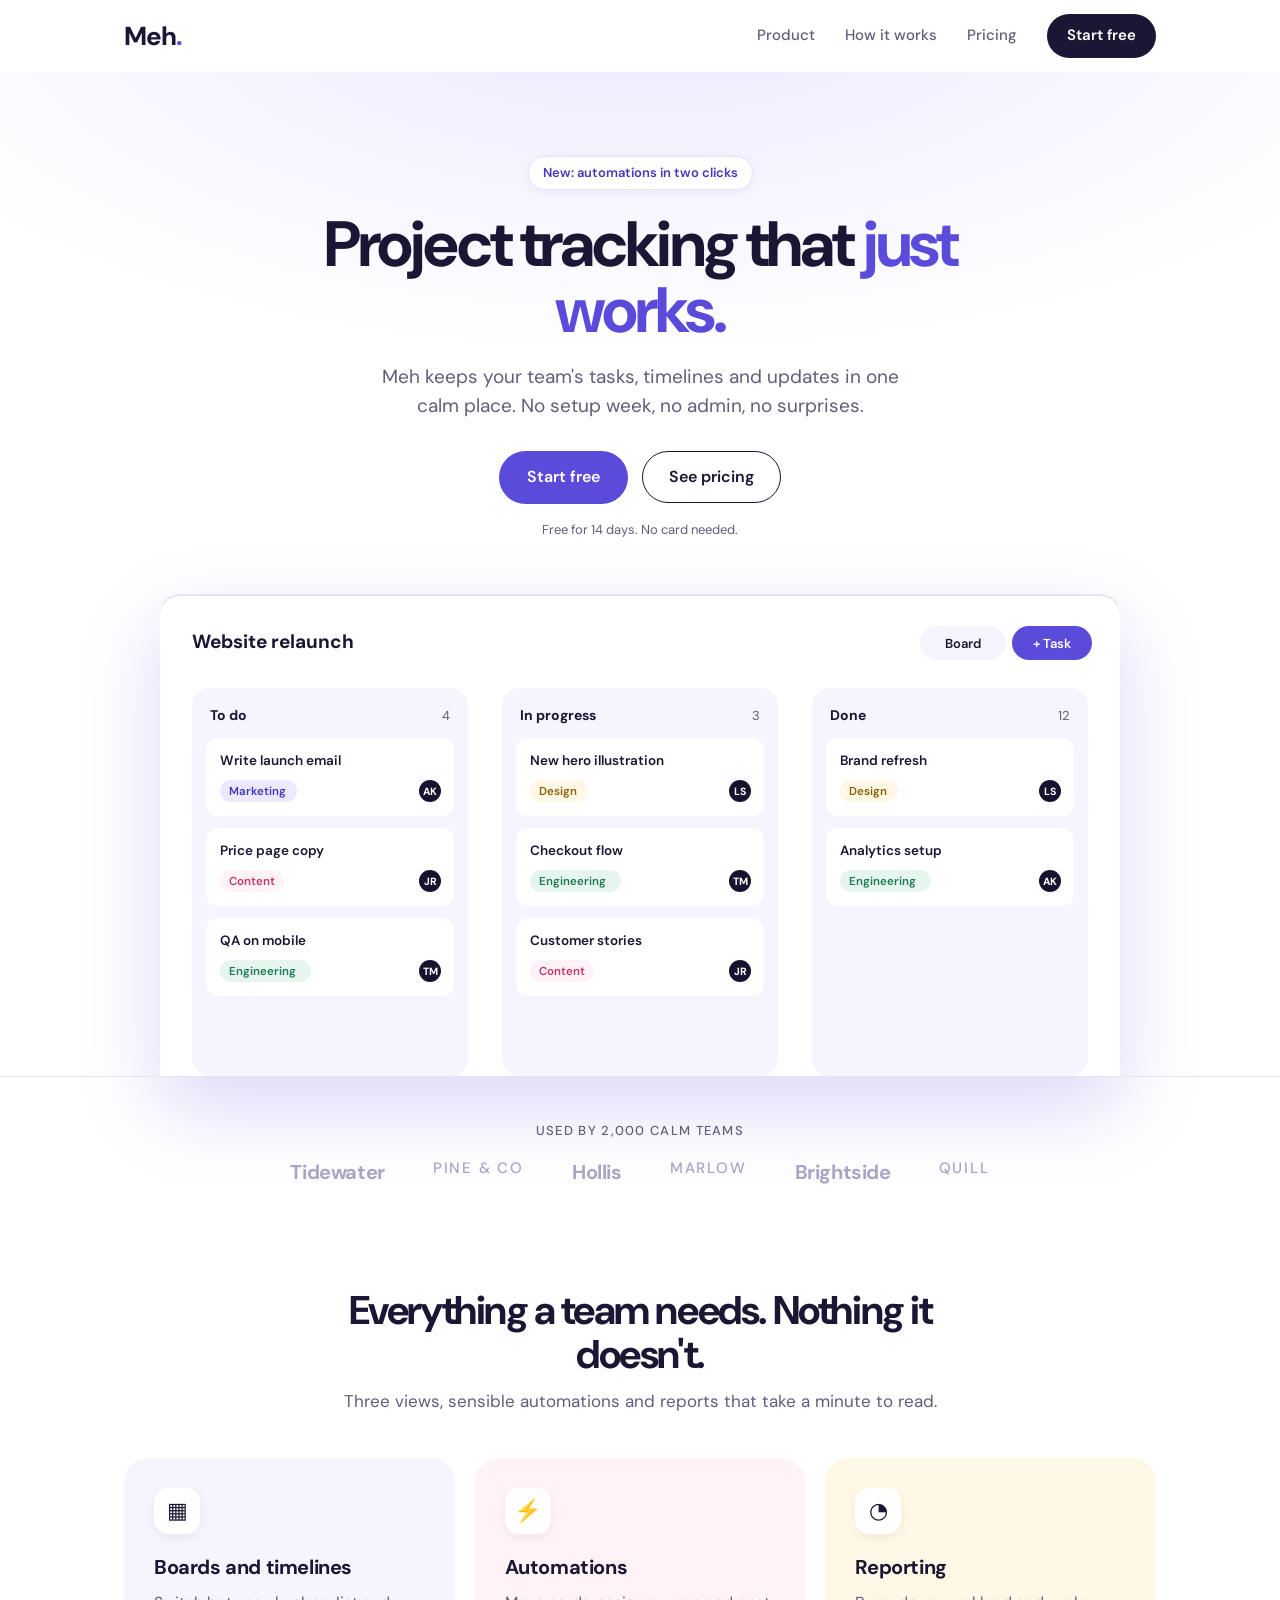
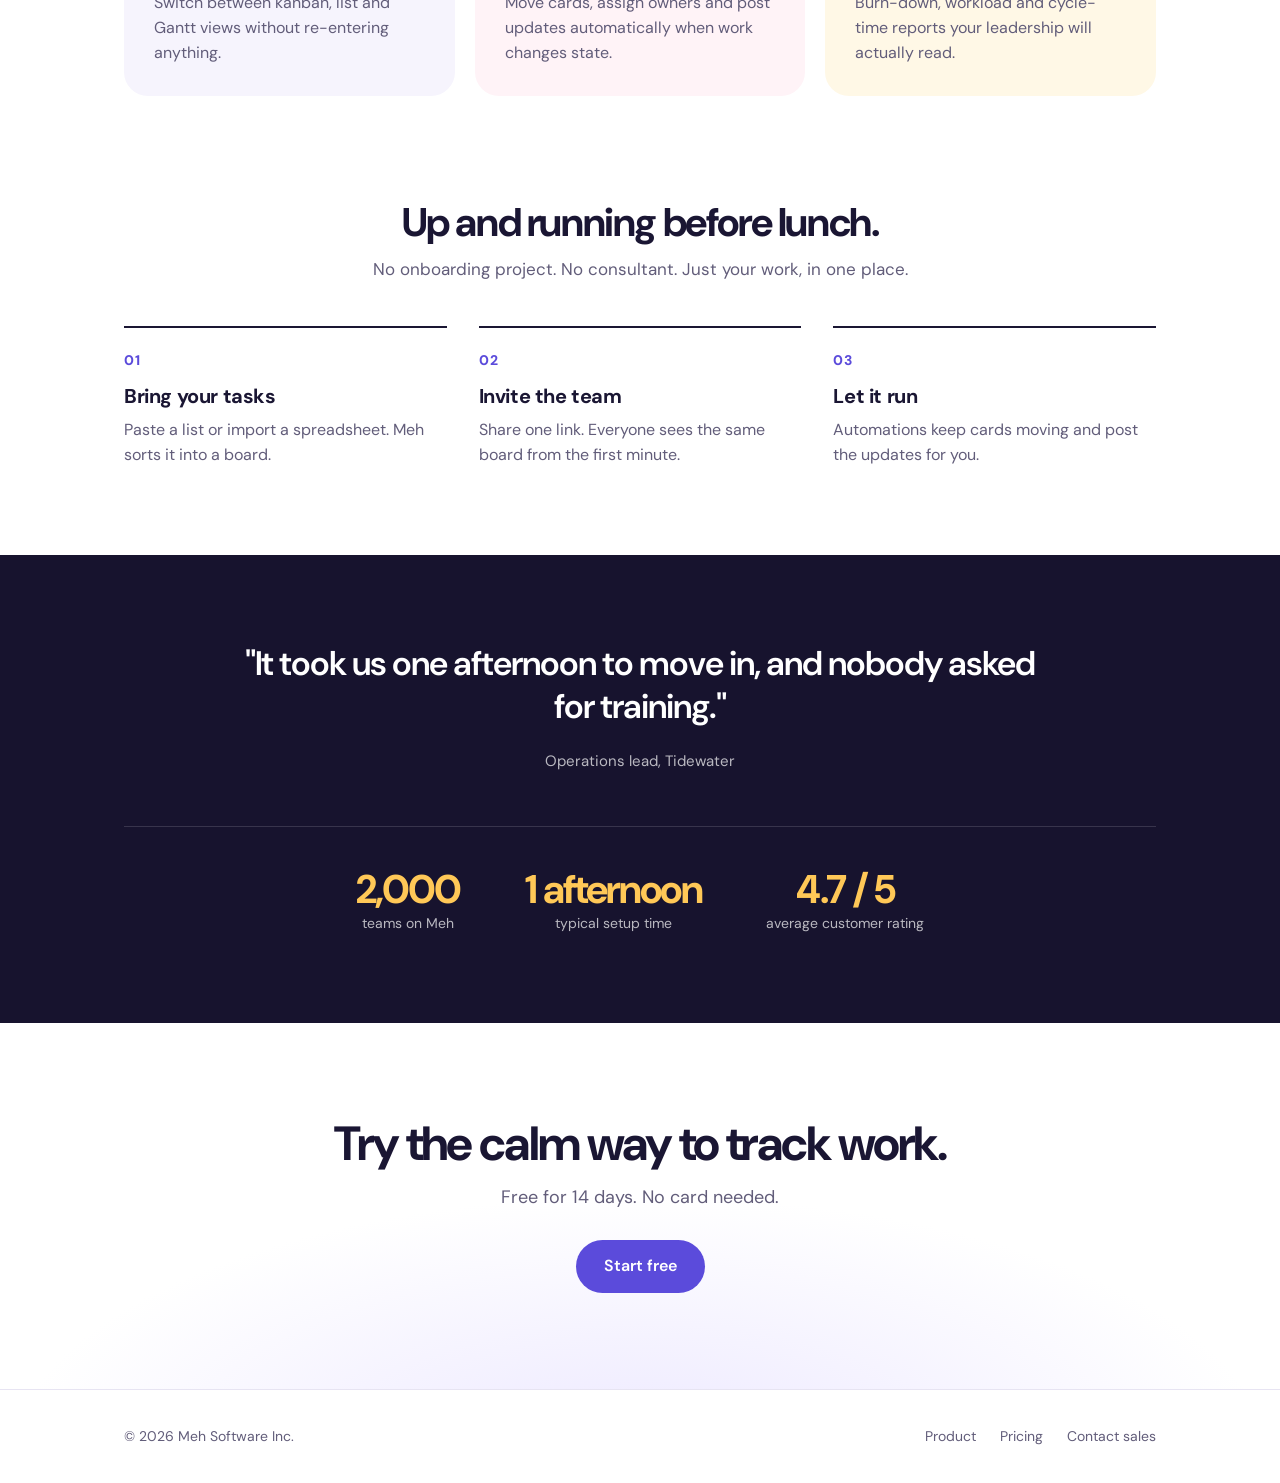
<file: index.html>
<!doctype html>
<html lang="en">
<head>
  <meta charset="utf-8">
  <meta name="viewport" content="width=device-width, initial-scale=1">
  <title>Meh — Project tracking that just works</title>
  <link rel="stylesheet" href="styles.css">
</head>
<body>
<header class="top">
  <div class="wrap">
    <a class="logo" href="index.html">Meh<span>.</span></a>
    <nav class="menu">
      <a href="index.html">Product</a>
      <a href="index.html#how">How it works</a>
      <a href="pricing.html">Pricing</a>
      <a href="pricing.html" class="cta">Start free</a>
    </nav>
  </div>
</header>

<section class="hero">
  <div class="wrap">
    <span class="badge">New: automations in two clicks</span>
    <h1>Project tracking that <em>just works.</em></h1>
    <p>Meh keeps your team's tasks, timelines and updates in one calm place. No setup week, no admin, no surprises.</p>
    <a class="btn" href="pricing.html">Start free</a>
    <a class="btn ghost" href="pricing.html">See pricing</a>
    <p class="small">Free for 14 days. No card needed.</p>
    <svg class="board" viewBox="0 0 960 480" role="img" aria-label="A Meh board with three columns: to do, in progress and done"><rect width="960" height="480" rx="20" fill="#ffffff"/><g font-family="DM Sans, Helvetica, Arial, sans-serif"><text x="32" y="52" font-size="19" font-weight="700" fill="#1a1633">Website relaunch</text><rect x="760" y="30" width="86" height="34" rx="17" fill="#f6f4fd"/><text x="803" y="52" text-anchor="middle" font-size="13" font-weight="600" fill="#1a1633">Board</text><rect x="852" y="30" width="80" height="34" rx="17" fill="#5b4bdb"/><text x="892" y="52" text-anchor="middle" font-size="13" font-weight="600" fill="#ffffff">+ Task</text><rect x="32" y="92" width="276" height="388" rx="18" fill="#f6f4fd"/><text x="50" y="124" font-size="14" font-weight="700" fill="#1a1633">To do</text><text x="290" y="124" text-anchor="end" font-size="13" fill="#625d7a">4</text><rect x="46" y="142" width="248" height="78" rx="12" fill="#ffffff"/><text x="60" y="169" font-size="13.5" font-weight="600" fill="#1a1633">Write launch email</text><rect x="60" y="184" width="77" height="22" rx="11" fill="#ece8ff"/><text x="69" y="199" font-size="11.5" font-weight="600" fill="#4638b8">Marketing</text><circle cx="270" cy="195" r="11" fill="#17132e"/><text x="270" y="199" text-anchor="middle" font-size="10.5" font-weight="700" fill="#ffffff">AK</text><rect x="46" y="232" width="248" height="78" rx="12" fill="#ffffff"/><text x="60" y="259" font-size="13.5" font-weight="600" fill="#1a1633">Price page copy</text><rect x="60" y="274" width="64" height="22" rx="11" fill="#fff3f7"/><text x="69" y="289" font-size="11.5" font-weight="600" fill="#c2356b">Content</text><circle cx="270" cy="285" r="11" fill="#17132e"/><text x="270" y="289" text-anchor="middle" font-size="10.5" font-weight="700" fill="#ffffff">JR</text><rect x="46" y="322" width="248" height="78" rx="12" fill="#ffffff"/><text x="60" y="349" font-size="13.5" font-weight="600" fill="#1a1633">QA on mobile</text><rect x="60" y="364" width="91" height="22" rx="11" fill="#e6f6ef"/><text x="69" y="379" font-size="11.5" font-weight="600" fill="#1c7a54">Engineering</text><circle cx="270" cy="375" r="11" fill="#17132e"/><text x="270" y="379" text-anchor="middle" font-size="10.5" font-weight="700" fill="#ffffff">TM</text><rect x="342" y="92" width="276" height="388" rx="18" fill="#f6f4fd"/><text x="360" y="124" font-size="14" font-weight="700" fill="#1a1633">In progress</text><text x="600" y="124" text-anchor="end" font-size="13" fill="#625d7a">3</text><rect x="356" y="142" width="248" height="78" rx="12" fill="#ffffff"/><text x="370" y="169" font-size="13.5" font-weight="600" fill="#1a1633">New hero illustration</text><rect x="370" y="184" width="58" height="22" rx="11" fill="#fff8e6"/><text x="379" y="199" font-size="11.5" font-weight="600" fill="#8a6100">Design</text><circle cx="580" cy="195" r="11" fill="#17132e"/><text x="580" y="199" text-anchor="middle" font-size="10.5" font-weight="700" fill="#ffffff">LS</text><rect x="356" y="232" width="248" height="78" rx="12" fill="#ffffff"/><text x="370" y="259" font-size="13.5" font-weight="600" fill="#1a1633">Checkout flow</text><rect x="370" y="274" width="91" height="22" rx="11" fill="#e6f6ef"/><text x="379" y="289" font-size="11.5" font-weight="600" fill="#1c7a54">Engineering</text><circle cx="580" cy="285" r="11" fill="#17132e"/><text x="580" y="289" text-anchor="middle" font-size="10.5" font-weight="700" fill="#ffffff">TM</text><rect x="356" y="322" width="248" height="78" rx="12" fill="#ffffff"/><text x="370" y="349" font-size="13.5" font-weight="600" fill="#1a1633">Customer stories</text><rect x="370" y="364" width="64" height="22" rx="11" fill="#fff3f7"/><text x="379" y="379" font-size="11.5" font-weight="600" fill="#c2356b">Content</text><circle cx="580" cy="375" r="11" fill="#17132e"/><text x="580" y="379" text-anchor="middle" font-size="10.5" font-weight="700" fill="#ffffff">JR</text><rect x="652" y="92" width="276" height="388" rx="18" fill="#f6f4fd"/><text x="670" y="124" font-size="14" font-weight="700" fill="#1a1633">Done</text><text x="910" y="124" text-anchor="end" font-size="13" fill="#625d7a">12</text><rect x="666" y="142" width="248" height="78" rx="12" fill="#ffffff"/><text x="680" y="169" font-size="13.5" font-weight="600" fill="#1a1633">Brand refresh</text><rect x="680" y="184" width="58" height="22" rx="11" fill="#fff8e6"/><text x="689" y="199" font-size="11.5" font-weight="600" fill="#8a6100">Design</text><circle cx="890" cy="195" r="11" fill="#17132e"/><text x="890" y="199" text-anchor="middle" font-size="10.5" font-weight="700" fill="#ffffff">LS</text><rect x="666" y="232" width="248" height="78" rx="12" fill="#ffffff"/><text x="680" y="259" font-size="13.5" font-weight="600" fill="#1a1633">Analytics setup</text><rect x="680" y="274" width="91" height="22" rx="11" fill="#e6f6ef"/><text x="689" y="289" font-size="11.5" font-weight="600" fill="#1c7a54">Engineering</text><circle cx="890" cy="285" r="11" fill="#17132e"/><text x="890" y="289" text-anchor="middle" font-size="10.5" font-weight="700" fill="#ffffff">AK</text></g></svg>
  </div>
</section>

<section class="logos">
  <div class="wrap">
    <p>Used by 2,000 calm teams</p>
    <ul><li>Tidewater</li><li>Pine &amp; Co</li><li>Hollis</li><li>Marlow</li><li>Brightside</li><li>Quill</li></ul>
  </div>
</section>

<section class="wrap">
  <div class="section-head">
    <h2>Everything a team needs. Nothing it doesn't.</h2>
    <p>Three views, sensible automations and reports that take a minute to read.</p>
  </div>
  <div class="features">
    <article><div class="ico">▦</div><h3>Boards and timelines</h3><p>Switch between kanban, list and Gantt views without re-entering anything.</p></article>
    <article><div class="ico">⚡</div><h3>Automations</h3><p>Move cards, assign owners and post updates automatically when work changes state.</p></article>
    <article><div class="ico">◔</div><h3>Reporting</h3><p>Burn-down, workload and cycle-time reports your leadership will actually read.</p></article>
  </div>
</section>

<section class="wrap" id="how">
  <div class="section-head">
    <h2>Up and running before lunch.</h2>
    <p>No onboarding project. No consultant. Just your work, in one place.</p>
  </div>
  <div class="steps">
    <div><h3>Bring your tasks</h3><p>Paste a list or import a spreadsheet. Meh sorts it into a board.</p></div>
    <div><h3>Invite the team</h3><p>Share one link. Everyone sees the same board from the first minute.</p></div>
    <div><h3>Let it run</h3><p>Automations keep cards moving and post the updates for you.</p></div>
  </div>
</section>

<section class="voice">
  <div class="wrap">
    <blockquote>"It took us one afternoon to move in, and nobody asked for training."</blockquote>
    <p>Operations lead, Tidewater</p>
    <div class="nums">
      <div><b>2,000</b><span>teams on Meh</span></div>
      <div><b>1 afternoon</b><span>typical setup time</span></div>
      <div><b>4.7 / 5</b><span>average customer rating</span></div>
    </div>
  </div>
</section>

<section class="cta-band">
  <div class="wrap">
    <h2>Try the calm way to track work.</h2>
    <p>Free for 14 days. No card needed.</p>
    <a class="btn" href="pricing.html">Start free</a>
  </div>
</section>

<footer class="bottom"><div class="wrap"><span>© 2026 Meh Software Inc.</span><span><a href="index.html">Product</a><a href="pricing.html">Pricing</a><a href="pricing.html">Contact sales</a></span></div></footer>
</body>
</html>
</file>
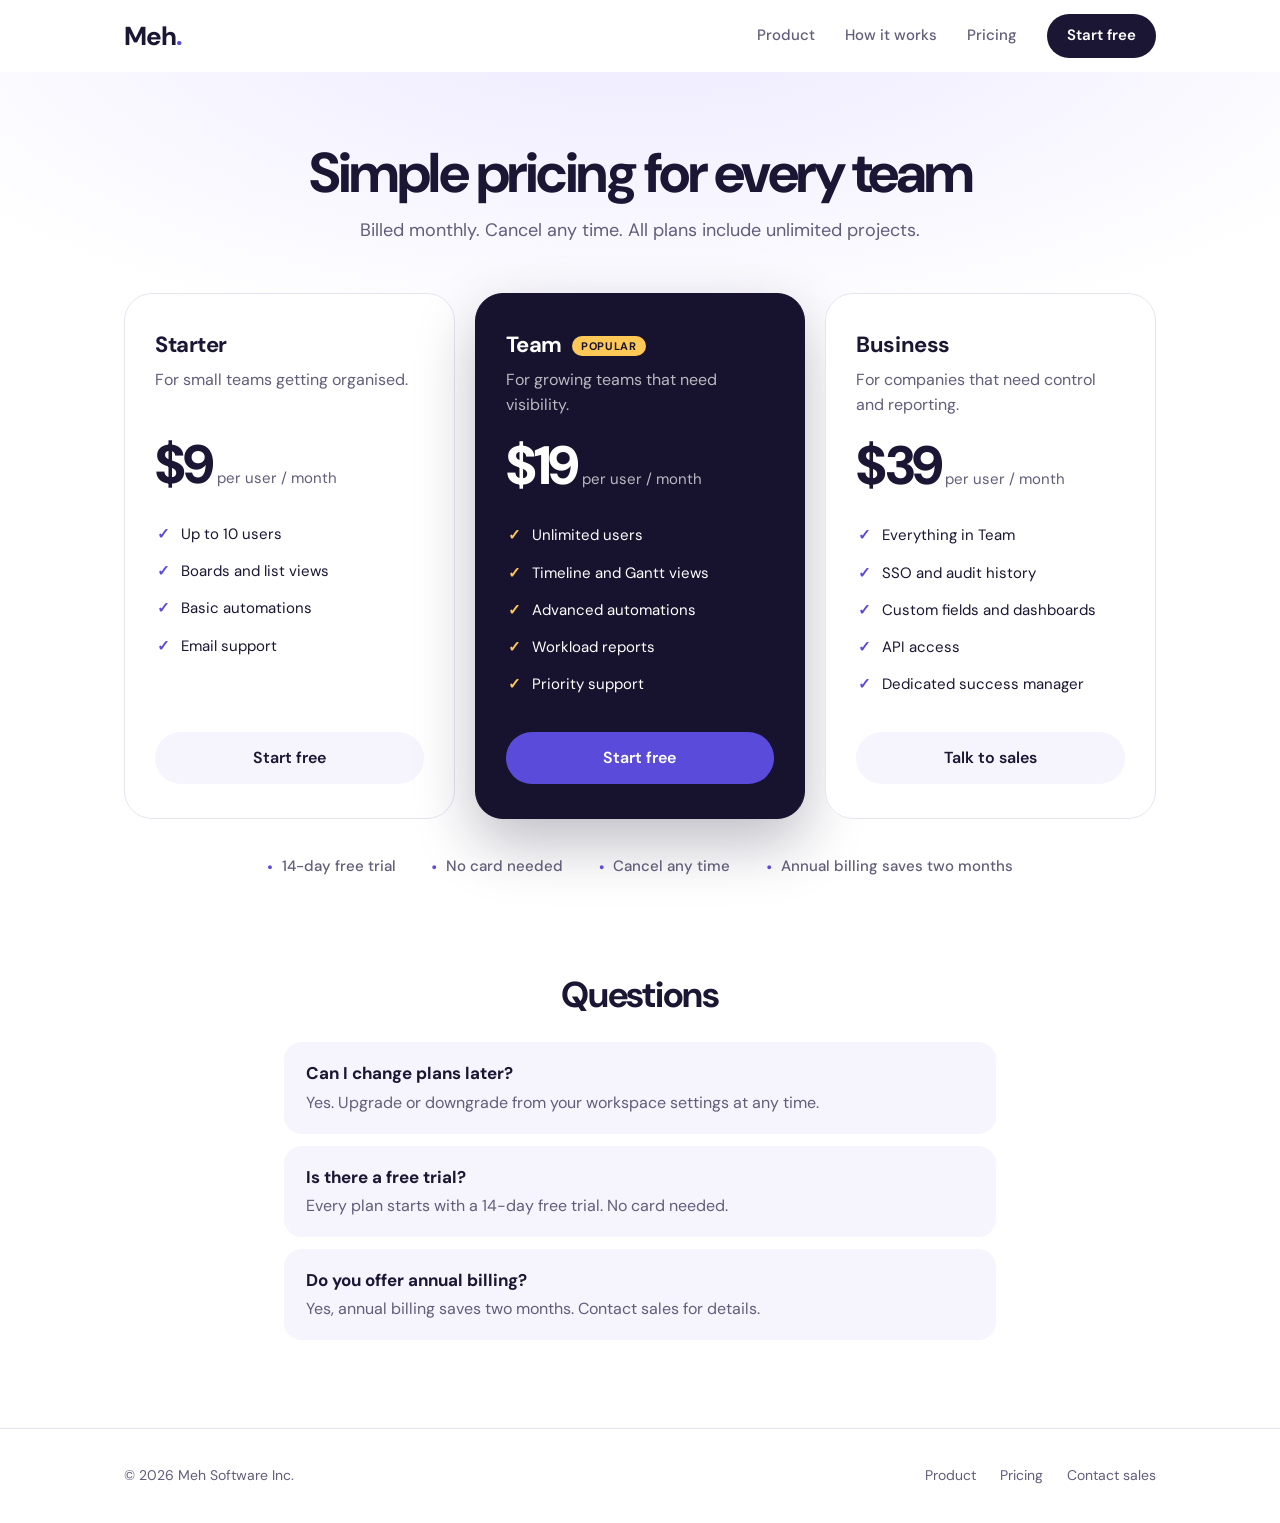
<file: pricing.html>
<!doctype html>
<html lang="en">
<head>
  <meta charset="utf-8">
  <meta name="viewport" content="width=device-width, initial-scale=1">
  <title>Pricing — Meh</title>
  <link rel="stylesheet" href="styles.css">
</head>
<body>
<header class="top">
  <div class="wrap">
    <a class="logo" href="index.html">Meh<span>.</span></a>
    <nav class="menu">
      <a href="index.html">Product</a>
      <a href="index.html#how">How it works</a>
      <a href="pricing.html">Pricing</a>
      <a href="pricing.html" class="cta">Start free</a>
    </nav>
  </div>
</header>

<main>
<section class="pricing">
  <div class="wrap">
    <h1>Simple pricing for every team</h1>
    <p class="sub">Billed monthly. Cancel any time. All plans include unlimited projects.</p>

    <div class="plans">
<!-- plans:start -->
      <article class="plan">
        <h3>Starter</h3>
        <p class="blurb">For small teams getting organised.</p>
        <p class="price"><span class="amount">$9</span> <span class="unit">per user</span> <span class="period">/ month</span></p>
        <ul class="features">
          <li>Up to 10 users</li>
          <li>Boards and list views</li>
          <li>Basic automations</li>
          <li>Email support</li>
        </ul>
        <a class="btn" href="#">Start free</a>
      </article>
      <article class="plan featured">
        <h3>Team</h3>
        <p class="blurb">For growing teams that need visibility.</p>
        <p class="price"><span class="amount">$19</span> <span class="unit">per user</span> <span class="period">/ month</span></p>
        <ul class="features">
          <li>Unlimited users</li>
          <li>Timeline and Gantt views</li>
          <li>Advanced automations</li>
          <li>Workload reports</li>
          <li>Priority support</li>
        </ul>
        <a class="btn" href="#">Start free</a>
      </article>
      <article class="plan">
        <h3>Business</h3>
        <p class="blurb">For companies that need control and reporting.</p>
        <p class="price"><span class="amount">$39</span> <span class="unit">per user</span> <span class="period">/ month</span></p>
        <ul class="features">
          <li>Everything in Team</li>
          <li>SSO and audit history</li>
          <li>Custom fields and dashboards</li>
          <li>API access</li>
          <li>Dedicated success manager</li>
        </ul>
        <a class="btn" href="#">Talk to sales</a>
      </article>
<!-- plans:end -->
    </div>
    <div class="assure"><span>14-day free trial</span><span>No card needed</span><span>Cancel any time</span><span>Annual billing saves two months</span></div>
  </div>
</section>

<section class="faq wrap">
  <h2>Questions</h2>
  <h4>Can I change plans later?</h4><p>Yes. Upgrade or downgrade from your workspace settings at any time.</p>
  <h4>Is there a free trial?</h4><p>Every plan starts with a 14-day free trial. No card needed.</p>
  <h4>Do you offer annual billing?</h4><p>Yes, annual billing saves two months. Contact sales for details.</p>
</section>
</main>

<footer class="bottom"><div class="wrap"><span>© 2026 Meh Software Inc.</span><span><a href="index.html">Product</a><a href="pricing.html">Pricing</a><a href="pricing.html">Contact sales</a></span></div></footer>
</body>
</html>
</file>
<file: styles.css>
@import url("https://fonts.googleapis.com/css2?family=DM+Sans:opsz,wght@9..40,400;9..40,500;9..40,600;9..40,700;9..40,800&display=swap");
:root { --ink:#1a1633; --muted:#625d7a; --line:#e7e4f2; --brand:#5b4bdb; --brand-dark:#4638b8; --bg:#ffffff; --soft:#f6f4fd; --lav:#ece8ff; --night:#17132e; --pink:#ff7aa8; --sun:#ffc857; }
* { box-sizing:border-box; }
body { margin:0; font-family:"DM Sans", -apple-system, BlinkMacSystemFont, "Segoe UI", Roboto, sans-serif; color:var(--ink); background:var(--bg); line-height:1.55; -webkit-font-smoothing:antialiased; }
a { color:var(--brand); text-decoration:none; }
img, svg { max-width:100%; }
.wrap { max-width:1080px; margin:0 auto; padding:0 24px; }

header.top { position:sticky; top:0; z-index:10; background:rgba(255,255,255,.94); backdrop-filter:blur(10px); }
header.top .wrap { display:flex; align-items:center; justify-content:space-between; height:72px; }
.logo { font-weight:800; font-size:26px; letter-spacing:-.04em; color:var(--ink); }
.logo span { color:var(--brand); }
nav.menu { display:flex; align-items:center; gap:30px; }
nav.menu a { color:var(--muted); font-weight:500; font-size:15px; }
nav.menu a:hover { color:var(--ink); }
nav.menu a.cta { background:var(--ink); color:#fff; padding:10px 20px; border-radius:999px; font-weight:600; }
nav.menu a.cta:hover { background:var(--brand); }

.btn { display:inline-block; background:var(--brand); color:#fff; padding:14px 28px; border-radius:999px; font-weight:600; font-size:16px; transition:background .15s, transform .15s; }
.btn:hover { background:var(--brand-dark); transform:translateY(-1px); }
.btn.ghost { background:transparent; color:var(--ink); border:1.5px solid var(--ink); margin-left:10px; padding:12.5px 26px; }
.btn.ghost:hover { background:var(--ink); color:#fff; }
.btn.light { background:#fff; color:var(--brand-dark); }

/* landing hero: centred, with the board underneath */
.hero { text-align:center; padding:84px 0 0; background:radial-gradient(1200px 520px at 50% -80px, var(--lav) 0%, #ffffff 70%); }
.badge { display:inline-block; background:#fff; border:1px solid var(--line); border-radius:999px; padding:6px 14px; font-size:13px; font-weight:600; color:var(--brand-dark); margin-bottom:22px; box-shadow:0 2px 8px rgba(91,75,219,.08); }
.hero h1 { font-size:64px; line-height:1.03; letter-spacing:-.045em; margin:0 auto 18px; max-width:760px; }
.hero h1 em { font-style:normal; color:var(--brand); }
.hero p { color:var(--muted); font-size:19px; max-width:560px; margin:0 auto 30px; }
.hero .small { font-size:13px; margin-top:16px; }
.board { margin:56px auto 0; max-width:960px; display:block; border-radius:20px 20px 0 0; box-shadow:0 -2px 0 var(--line), 0 30px 80px rgba(91,75,219,.22); }

.logos { padding:44px 0 20px; text-align:center; border-top:1px solid var(--line); }
.logos p { font-size:13px; color:var(--muted); font-weight:500; margin:0 0 16px; text-transform:uppercase; letter-spacing:.1em; }
.logos ul { list-style:none; margin:0; padding:0; display:flex; flex-wrap:wrap; justify-content:center; gap:12px 48px; }
.logos li { font-weight:700; font-size:20px; letter-spacing:-.02em; color:#aaa5c4; }
.logos li:nth-child(2n) { font-weight:500; letter-spacing:.12em; text-transform:uppercase; font-size:15px; }

.section-head { text-align:center; max-width:640px; margin:0 auto 44px; padding-top:80px; }
.section-head h2 { font-size:40px; letter-spacing:-.035em; line-height:1.1; margin:0 0 12px; }
.section-head p { color:var(--muted); font-size:17px; margin:0; }

.features { display:grid; grid-template-columns:repeat(3,1fr); gap:20px; padding:0 0 24px; }
.features article { background:var(--soft); border-radius:24px; padding:30px; }
.features article:nth-child(2) { background:#fff3f7; }
.features article:nth-child(3) { background:#fff8e6; }
.features .ico { width:46px; height:46px; border-radius:14px; background:#fff; display:grid; place-items:center; font-size:22px; margin-bottom:18px; box-shadow:0 4px 12px rgba(26,22,51,.06); }
.features h3 { margin:0 0 8px; font-size:20px; letter-spacing:-.02em; }
.features p { margin:0; color:var(--muted); }

.steps { display:grid; grid-template-columns:repeat(3,1fr); gap:32px; padding:0 0 88px; counter-reset:step; }
.steps div { counter-increment:step; padding-top:20px; border-top:2px solid var(--ink); }
.steps div::before { content:"0" counter(step); font-weight:800; font-size:14px; color:var(--brand); letter-spacing:.06em; }
.steps h3 { font-size:20px; letter-spacing:-.02em; margin:8px 0 6px; }
.steps p { color:var(--muted); margin:0; }

.voice { background:var(--night); color:#fff; padding:88px 0; text-align:center; }
.voice blockquote { font-size:34px; line-height:1.25; letter-spacing:-.03em; font-weight:600; max-width:800px; margin:0 auto 22px; }
.voice p { color:rgba(255,255,255,.7); margin:0; font-size:15px; }
.voice .nums { display:flex; justify-content:center; gap:64px; margin-top:52px; padding-top:40px; border-top:1px solid rgba(255,255,255,.14); }
.voice .nums b { display:block; font-size:40px; letter-spacing:-.04em; color:var(--sun); line-height:1.1; }
.voice .nums span { color:rgba(255,255,255,.7); font-size:14px; }

.cta-band { padding:96px 0; text-align:center; background:radial-gradient(900px 380px at 50% 120%, var(--lav) 0%, #ffffff 70%); }
.cta-band h2 { font-size:48px; letter-spacing:-.04em; line-height:1.05; margin:0 0 14px; }
.cta-band p { color:var(--muted); font-size:18px; margin:0 0 28px; }

/* pricing */
section.pricing { padding:72px 0 64px; background:radial-gradient(1200px 520px at 50% -80px, var(--lav) 0%, #ffffff 70%); }
section.pricing h1 { text-align:center; font-size:56px; letter-spacing:-.045em; line-height:1.05; margin:0 0 14px; }
section.pricing > .wrap > p.sub { text-align:center; color:var(--muted); font-size:18px; margin:0 0 48px; }
.plans { display:grid; grid-template-columns:repeat(auto-fit,minmax(240px,1fr)); gap:20px; align-items:stretch; }
article.plan { border-radius:28px; padding:34px 30px; display:flex; flex-direction:column; background:#fff; border:1px solid var(--line); }
article.plan.featured { background:var(--night); color:#fff; border-color:var(--night); box-shadow:0 24px 60px rgba(23,19,46,.28); }
article.plan h3 { margin:0 0 6px; font-size:22px; letter-spacing:-.02em; }
article.plan.featured h3::after { content:"Popular"; margin-left:10px; font-size:11px; font-weight:700; letter-spacing:.06em; text-transform:uppercase; background:var(--sun); color:var(--night); padding:3px 9px; border-radius:999px; vertical-align:middle; }
article.plan .blurb { color:var(--muted); margin:0 0 22px; min-height:48px; }
article.plan.featured .blurb { color:rgba(255,255,255,.7); }
article.plan .price { margin:0 0 24px; }
article.plan .amount { font-size:54px; font-weight:800; letter-spacing:-.05em; line-height:1; }
article.plan .unit, article.plan .period { color:var(--muted); font-size:15px; }
article.plan.featured .unit, article.plan.featured .period { color:rgba(255,255,255,.7); }
article.plan ul.features { list-style:none; padding:0; margin:0 0 28px; display:block; }
article.plan ul.features li { padding:7px 0 7px 26px; position:relative; font-size:15px; }
article.plan ul.features li::before { content:"✓"; position:absolute; left:2px; color:var(--brand); font-weight:800; }
article.plan.featured ul.features li::before { color:var(--sun); }
article.plan .btn { margin-top:auto; text-align:center; }
article.plan:not(.featured) .btn { background:var(--soft); color:var(--ink); }
article.plan:not(.featured) .btn:hover { background:var(--lav); }
.assure { display:flex; flex-wrap:wrap; justify-content:center; gap:10px 36px; padding:36px 0 0; color:var(--muted); font-size:15px; font-weight:500; }
.assure span::before { content:"●"; color:var(--brand); font-size:9px; margin-right:9px; vertical-align:middle; }

.faq { max-width:760px; margin:0 auto; padding:24px 24px 88px; }
.faq h2 { font-size:36px; letter-spacing:-.035em; margin:0 0 20px; text-align:center; }
.faq h4 { margin:12px 0 0; font-size:17px; background:var(--soft); padding:18px 22px 4px; border-radius:18px 18px 0 0; }
.faq p { margin:0; color:var(--muted); background:var(--soft); padding:0 22px 18px; border-radius:0 0 18px 18px; }

footer.bottom { border-top:1px solid var(--line); padding:36px 0; color:var(--muted); font-size:14px; }
footer.bottom .wrap { display:flex; justify-content:space-between; align-items:center; flex-wrap:wrap; gap:12px; }
footer.bottom a { color:var(--muted); margin-left:24px; }
footer.bottom a:hover { color:var(--ink); }

@media (max-width:860px) {
  .features, .steps { grid-template-columns:1fr; }
  .hero h1, section.pricing h1, .cta-band h2 { font-size:40px; }
  nav.menu a:not(.cta) { display:none; }
  .voice .nums { flex-direction:column; gap:24px; }
}
</file>
